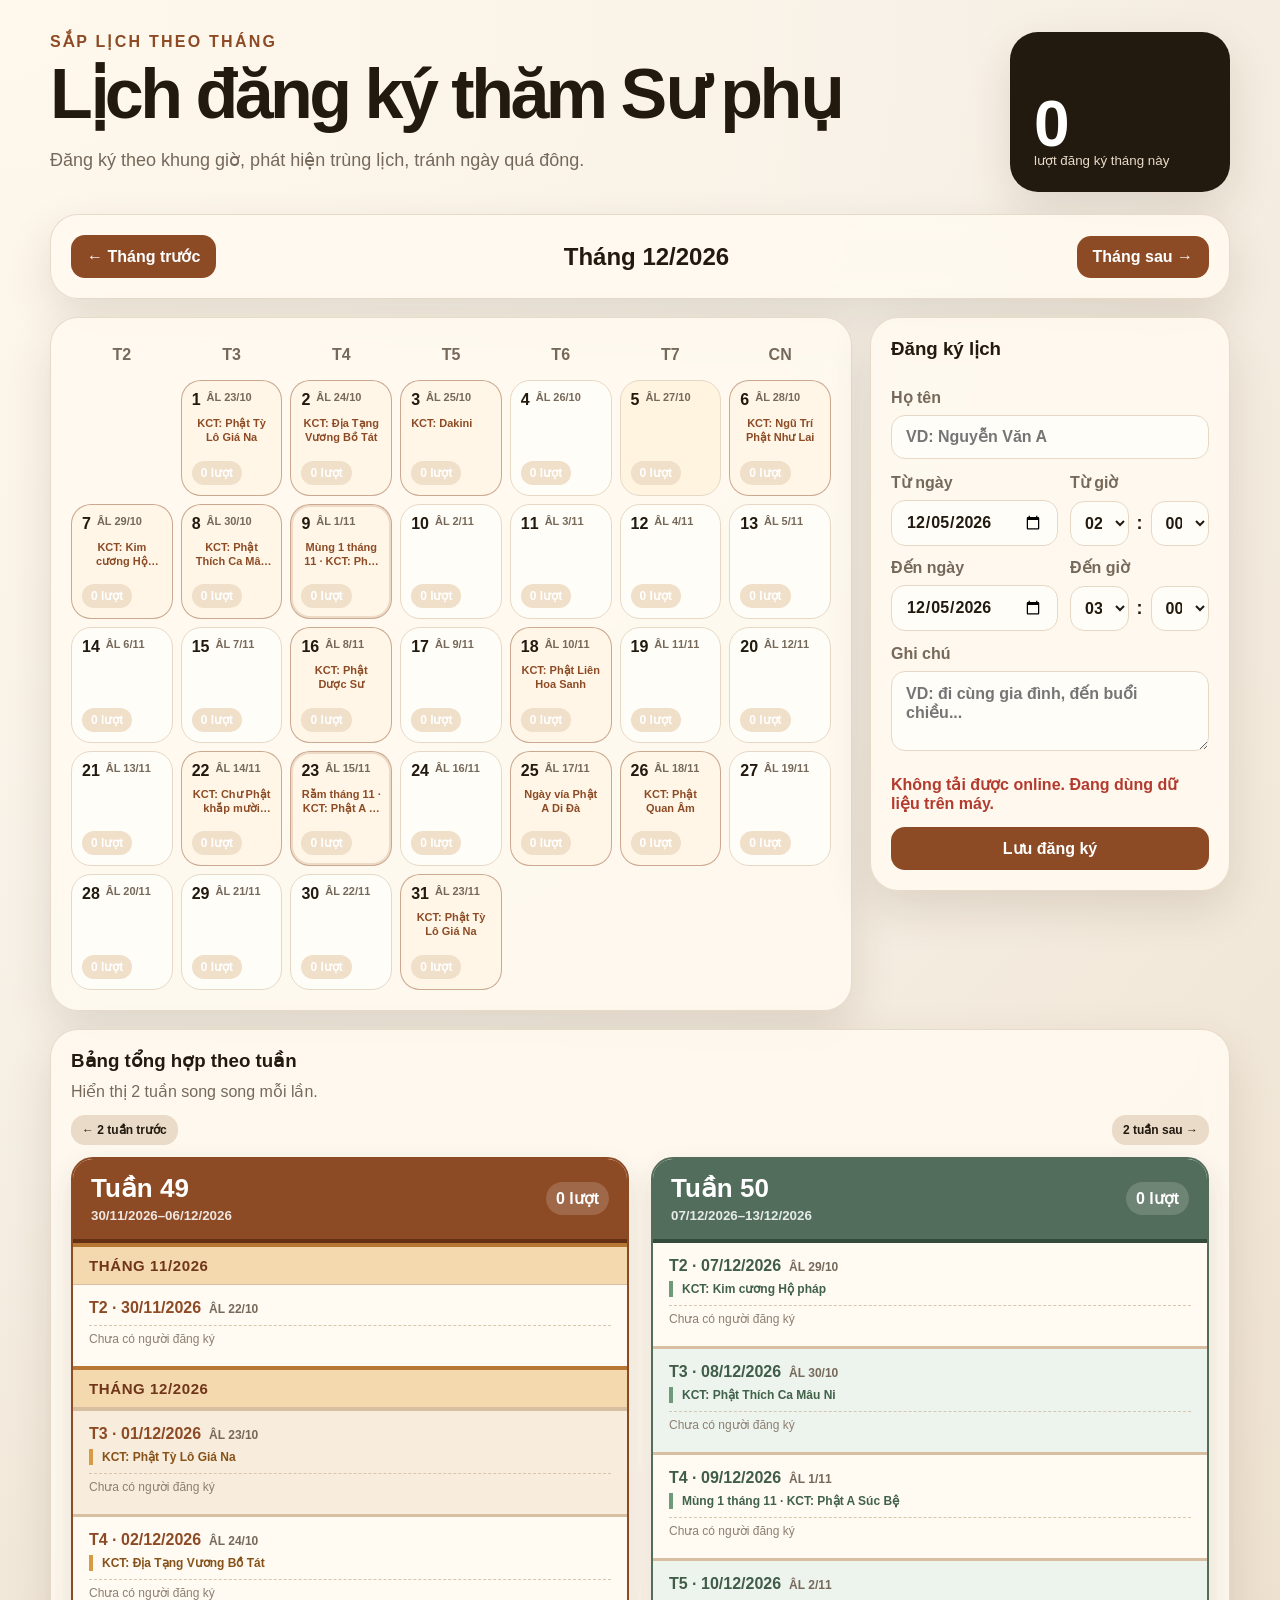
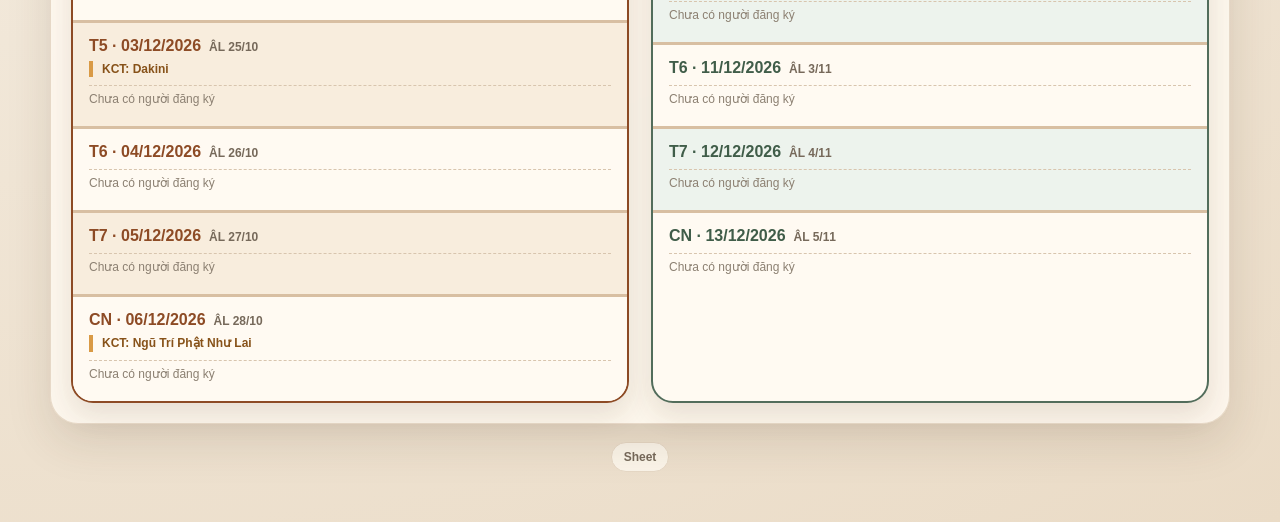
<file: index.html>
﻿<!DOCTYPE html>
<html lang="vi">
<head>
  <meta charset="UTF-8" />
  <meta name="viewport" content="width=device-width, initial-scale=1.0" />
  <meta http-equiv="Cache-Control" content="no-cache, no-store, must-revalidate" />
  <meta http-equiv="Pragma" content="no-cache" />
  <meta http-equiv="Expires" content="0" />
  <title>Lịch thăm Sư phụ</title>
  <link rel="stylesheet" href="styles.css?v=20260717-3" />
</head>
<body>
  <main class="app-shell">
    <section class="hero">
      <div>
        <p class="eyebrow">Sắp lịch theo tháng</p>
        <h1>Lịch đăng ký thăm Sư phụ</h1>
        <p class="subtitle">Đăng ký theo khung giờ, phát hiện trùng lịch, tránh ngày quá đông.</p>
      </div>
      <div class="hero-card">
        <span id="totalRegistered">0</span>
        <small>lượt đăng ký tháng này</small>
      </div>
    </section>

    <section class="toolbar card">
      <button id="prevMonth" type="button">← Tháng trước</button>
      <h2 id="monthLabel"></h2>
      <button id="nextMonth" type="button">Tháng sau →</button>
    </section>

    <section class="grid-layout">
      <div class="card calendar-card">
        <div class="weekdays">
          <span>T2</span><span>T3</span><span>T4</span><span>T5</span><span>T6</span><span>T7</span><span>CN</span>
        </div>
        <div id="calendar" class="calendar"></div>
      </div>

      <aside class="stack">
        <form id="registerForm" class="card form-card">
          <h3>Đăng ký lịch</h3>
          <label>Họ tên
            <input id="nameInput" type="text" placeholder="VD: Nguyễn Văn A" required />
          </label>
          <div class="date-time-grid">
            <label>Từ ngày
              <input id="startDateInput" type="date" required />
            </label>
            <label>Từ giờ
              <div class="time-picker"><select id="startHourSelect" aria-label="Chọn giờ bắt đầu"></select><span class="time-separator">:</span><select id="startMinuteSelect" aria-label="Chọn phút bắt đầu"></select></div>
            </label>
            <label>Đến ngày
              <input id="endDateInput" type="date" required />
            </label>
            <label>Đến giờ
              <div class="time-picker"><select id="endHourSelect" aria-label="Chọn giờ kết thúc"></select><span class="time-separator">:</span><select id="endMinuteSelect" aria-label="Chọn phút kết thúc"></select></div>
            </label>
          </div>
          <label>Ghi chú
            <textarea id="noteInput" rows="3" placeholder="VD: đi cùng gia đình, đến buổi chiều..."></textarea>
          </label>
          <div id="conflictBox" class="notice"></div>
          <p id="syncStatus" class="sync-status">Sẵn sàng đồng bộ Sheet.</p>
          <button type="submit">Lưu đăng ký</button>
        </form>
      </aside>
    </section>

    <section class="card overview-card">
      <div class="section-head">
        <div>
          <h3>Bảng tổng hợp theo tuần</h3>
          <p class="hint">Hiển thị 2 tuần song song mỗi lần.</p>
        </div>
      </div>
      <div class="overview-controls"><button id="prevOverviewWeeks" class="ghost" type="button">← 2 tuần trước</button><button id="nextOverviewWeeks" class="ghost" type="button">2 tuần sau →</button></div>
      <div id="dailyOverview" class="daily-overview"></div>
    </section>
    <footer class="sheet-footer"><a href="https://docs.google.com/spreadsheets/d/1j-16zKVZ3gXSCx_N8CXXIIbgkLOeEQ3ad5XMxA3rZmU/edit?gid=202662986#gid=202662986" target="_blank" rel="noopener noreferrer">Sheet</a></footer>
    <div id="dayOverlay" class="day-overlay" aria-hidden="true">
    <div id="dayDetail" class="day-modal" role="dialog" aria-modal="true"></div>
  </div>
</main>

  <script>
    const appScript = document.createElement("script");
    appScript.src = `app.js?v=${Date.now()}`;
    document.body.appendChild(appScript);
  </script>
</body>
</html>
</file>
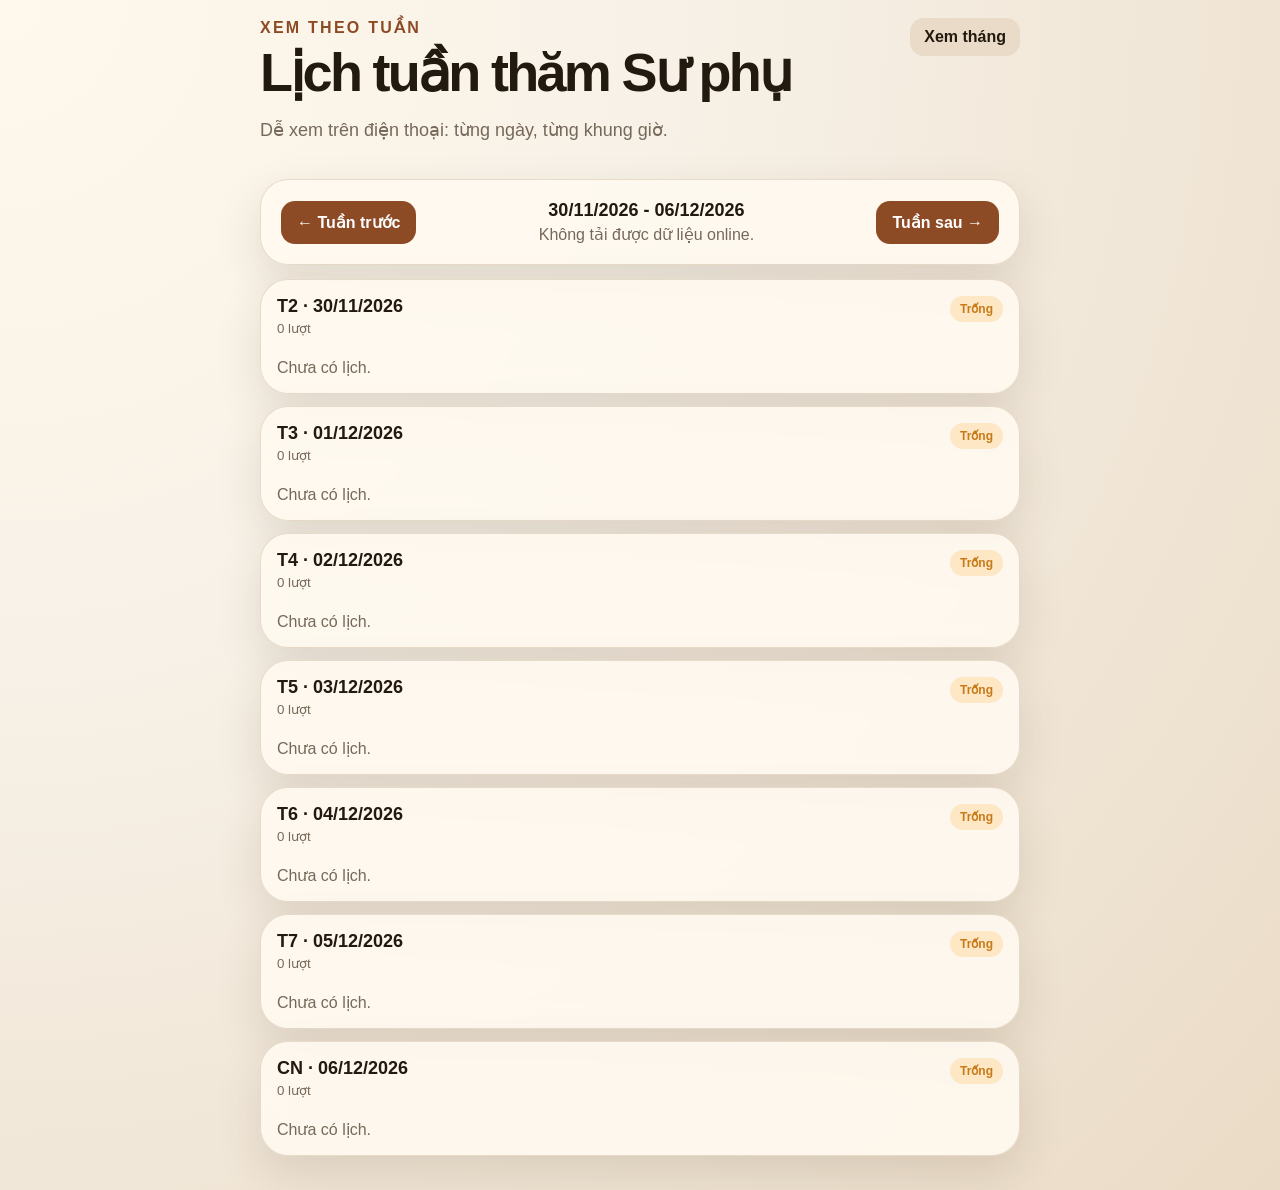
<file: week.html>
﻿<!DOCTYPE html>
<html lang="vi">
<head>
  <meta charset="UTF-8" />
  <meta name="viewport" content="width=device-width, initial-scale=1.0" />
  <title>Lịch tuần thăm Sư phụ</title>
  <link rel="stylesheet" href="styles.css" />
</head>
<body class="week-page">
  <main class="week-shell">
    <section class="week-hero">
      <div>
        <p class="eyebrow">Xem theo tuần</p>
        <h1>Lịch tuần thăm Sư phụ</h1>
        <p class="subtitle">Dễ xem trên điện thoại: từng ngày, từng khung giờ.</p>
      </div>
      <a class="ghost-link" href="index.html">Xem tháng</a>
    </section>

    <section class="week-toolbar card">
      <button id="prevWeek" type="button">← Tuần trước</button>
      <div>
        <h2 id="weekLabel"></h2>
        <p id="weekStatus" class="hint">Đang tải dữ liệu...</p>
      </div>
      <button id="nextWeek" type="button">Tuần sau →</button>
    </section>

    <section id="weekList" class="week-list"></section>
  </main>

  <script src="week.js"></script>
</body>
</html>
</file>
<file: styles.css>
:root {
  --bg: #f7f1e7;
  --panel: #fffaf1;
  --ink: #22190f;
  --muted: #76695a;
  --line: #e6d8c5;
  --brand: #8d4b25;
  --brand-dark: #613017;
  --soft: #f0dfc9;
  --good: #2f7d52;
  --warn: #c87918;
  --bad: #b33b2e;
  --shadow: 0 18px 45px rgba(72, 45, 20, 0.13);
}

* { box-sizing: border-box; }
body {
  margin: 0;
  font-family: Inter, "Segoe UI", Arial, sans-serif;
  background: radial-gradient(circle at top left, #fff8ec 0, var(--bg) 38%, #eadbc6 100%);
  color: var(--ink);
}
button, input, textarea { font: inherit; }
button {
  border: 0;
  border-radius: 14px;
  background: var(--brand);
  color: white;
  padding: 12px 16px;
  cursor: pointer;
  font-weight: 700;
}
button:hover { background: var(--brand-dark); }
button.ghost { background: #eadbc8; color: var(--ink); }
button.danger { background: #ead3cd; color: var(--bad); }
input, textarea {
  width: 100%;
  border: 1px solid var(--line);
  border-radius: 14px;
  background: #fffdf8;
  padding: 12px 14px;
  color: var(--ink);
  outline: none;
}
input:focus, textarea:focus { border-color: var(--brand); box-shadow: 0 0 0 3px rgba(141, 75, 37, .12); }
label { display: grid; gap: 8px; color: var(--muted); font-weight: 700; }

.app-shell { width: min(1180px, calc(100% - 32px)); margin: 0 auto; padding: 32px 0 48px; }
.hero { display: flex; justify-content: space-between; gap: 24px; align-items: stretch; margin-bottom: 22px; }
.eyebrow { margin: 0 0 10px; text-transform: uppercase; letter-spacing: .14em; color: var(--brand); font-weight: 800; }
h1 { margin: 0; font-size: clamp(34px, 6vw, 70px); line-height: .95; letter-spacing: -0.05em; }
.subtitle { max-width: 620px; color: var(--muted); font-size: 18px; line-height: 1.6; }
.hero-card { min-width: 220px; border-radius: 28px; padding: 24px; background: var(--ink); color: white; display: grid; align-content: end; box-shadow: var(--shadow); }
.hero-card span { font-size: 64px; line-height: .9; font-weight: 900; }
.hero-card small { color: #eadbc8; }
.card { background: rgba(255, 250, 241, .88); border: 1px solid rgba(230, 216, 197, .9); border-radius: 28px; padding: 20px; box-shadow: var(--shadow); backdrop-filter: blur(12px); }
.toolbar { display: flex; align-items: center; justify-content: space-between; gap: 14px; margin-bottom: 18px; }
.toolbar h2 { margin: 0; text-align: center; }
.grid-layout { display: grid; grid-template-columns: minmax(0, 1fr) 360px; gap: 18px; }
.stack { display: grid; gap: 18px; align-content: start; }
.form-card { display: grid; gap: 14px; }
h3 { margin: 0 0 14px; }
.weekdays, .calendar { display: grid; grid-template-columns: repeat(7, 1fr); gap: 8px; }
.weekdays span { text-align: center; color: var(--muted); font-weight: 800; padding: 8px; }
.calendar { margin-top: 8px; }
.day {
  min-height: 112px;
  border: 1px solid var(--line);
  border-radius: 20px;
  background: #fffdf8;
  padding: 10px;
  display: flex;
  flex-direction: column;
  gap: 8px;
  cursor: pointer;
}
.day.blank { background: transparent; border: 0; cursor: default; }
.day.selected { outline: 3px solid rgba(141, 75, 37, .24); border-color: var(--brand); }
.day.today { background: #fff4df; }
.day.full { background: #ffe7df; }
.day.good { background: #eaf6ee; }
.day-number { font-weight: 900; }
.day-count { margin-top: auto; display: inline-flex; width: fit-content; border-radius: 999px; padding: 5px 9px; background: var(--soft); font-size: 12px; font-weight: 800; }
.day.full .day-count { background: #f2c5ba; color: var(--bad); }
.day.good .day-count { background: #cdebd8; color: var(--good); }
.names { color: var(--muted); font-size: 12px; line-height: 1.35; }
.inline-form { display: grid; grid-template-columns: 1fr auto; gap: 10px; }
.hint, .empty { color: var(--muted); margin: 10px 0 0; }
.summary-grid { display: grid; grid-template-columns: 1.1fr 1fr 1fr; gap: 18px; margin-top: 18px; }
.people-list, .tips { display: grid; gap: 10px; }
.person-row, .tip {
  display: flex;
  justify-content: space-between;
  gap: 12px;
  align-items: center;
  padding: 12px;
  border: 1px solid var(--line);
  border-radius: 18px;
  background: #fffdf8;
}
.person-row small, .tip small { display: block; color: var(--muted); margin-top: 3px; }
.person-row button { padding: 8px 10px; border-radius: 12px; }
.badge { border-radius: 999px; padding: 6px 10px; font-size: 12px; font-weight: 900; }
.badge.good { background: #dff2e6; color: var(--good); }
.badge.warn { background: #fde7c5; color: var(--warn); }
.badge.bad { background: #f5d0c8; color: var(--bad); }

@media (max-width: 920px) {
  .hero, .grid-layout, .summary-grid { grid-template-columns: 1fr; display: grid; }
  .toolbar { flex-wrap: wrap; }
  .toolbar h2 { order: -1; width: 100%; }
  .hero-card { min-width: 0; }
}
@media (max-width: 620px) {
  .app-shell { width: min(100% - 18px, 1180px); padding-top: 16px; }
  .card { border-radius: 20px; padding: 14px; }
  .calendar, .weekdays { gap: 4px; }
  .day { min-height: 86px; border-radius: 14px; padding: 7px; }
  .names { display: none; }
  button { padding: 10px 12px; }
}
.notice {
  display: none;
  border-radius: 16px;
  padding: 12px 14px;
  font-weight: 700;
  line-height: 1.45;
}
.notice.good, .notice.warn, .notice.bad { display: block; }
.notice.good { background: #dff2e6; color: var(--good); }
.notice.warn { background: #fde7c5; color: var(--warn); }
.notice.bad { background: #f5d0c8; color: var(--bad); }
.button-row { display: grid; grid-template-columns: 1fr 1fr; gap: 10px; }
.hint.good { color: var(--good); font-weight: 700; }
.hint.bad { color: var(--bad); font-weight: 700; }
.sync-card { display: grid; gap: 14px; }
.overview-card { margin-top: 18px; }
.section-head { display: flex; justify-content: space-between; gap: 16px; align-items: center; margin-bottom: 14px; }
.section-head h3 { margin-bottom: 4px; }
.daily-overview { overflow-x: auto; }
.overview-table { display: grid; grid-template-columns: 130px 70px minmax(360px, 1fr) 120px; min-width: 760px; border: 1px solid var(--line); border-radius: 18px; overflow: hidden; background: #fffdf8; }
.overview-table > div { padding: 12px; border-right: 1px solid var(--line); border-bottom: 1px solid var(--line); }
.overview-table > div:nth-child(4n) { border-right: 0; }
.overview-table > div:nth-last-child(-n + 4) { border-bottom: 0; }
.overview-head { background: var(--soft); font-weight: 900; color: var(--ink); }
.schedule-cell { display: grid; gap: 5px; }
.muted { color: var(--muted); }
@media (max-width: 720px) { .section-head { align-items: stretch; flex-direction: column; } }
@media (max-width: 720px) {
  .overview-table { grid-template-columns: 1fr; min-width: 100%; border: 0; }
  .overview-table > div { border-right: 0; border-bottom: 1px solid var(--line); padding: 8px 12px; }
  .overview-head { display: none; }
  .overview-table > div:nth-child(4n-3) { background: var(--soft); font-weight: 900; border-radius: 12px 12px 0 0; margin-top: 10px; }
  .overview-table > div:nth-child(4n) { border-radius: 0 0 12px 12px; }
}
.day-top { display: flex; justify-content: space-between; gap: 6px; align-items: flex-start; }
.lunar-date { color: var(--muted); font-size: 11px; font-weight: 800; white-space: nowrap; }
.lunar-events { color: var(--brand); font-size: 11px; font-weight: 900; line-height: 1.25; display: -webkit-box; -webkit-line-clamp: 2; -webkit-box-orient: vertical; overflow: hidden; }
.day.holy-day { border-color: rgba(141, 75, 37, .45); background: #fff6e7; }
.day.lunar-focus { box-shadow: inset 0 0 0 2px rgba(141, 75, 37, .16); }
.overview-table small { display: block; color: var(--muted); margin-top: 4px; line-height: 1.35; }
@media (max-width: 620px) {
  .lunar-date { font-size: 10px; }
  .lunar-events { font-size: 10px; -webkit-line-clamp: 1; }
}
.day .day-number { color: #22190f !important; text-shadow: none; }
.time-grid { display: grid; grid-template-columns: 1fr 1fr; gap: 12px; }
@media (max-width: 520px) { .time-grid { grid-template-columns: 1fr; } }
.row-actions { display: flex; gap: 8px; align-items: center; flex-wrap: wrap; justify-content: flex-end; }
.row-actions button { padding: 8px 10px; border-radius: 12px; }
.date-time-grid { display: grid; grid-template-columns: 1fr 1fr; gap: 12px; }
@media (max-width: 520px) { .date-time-grid { grid-template-columns: 1fr; } }
.admin-panel { margin-top: 18px; border-color: rgba(141, 75, 37, .35); }
.time-with-action { display: grid; grid-template-columns: 1fr auto; gap: 8px; }
.time-with-action button { padding: 10px 12px; white-space: nowrap; }
.card-lite { margin-top: 14px; padding: 16px; border: 1px solid var(--line); border-radius: 20px; background: #fffdf8; }
.section-head.compact { margin-bottom: 8px; }
.detail-events { margin: 8px 0 10px; color: var(--brand); font-weight: 800; line-height: 1.45; }
.detail-list { list-style: none; margin: 0; padding: 0; display: grid; gap: 8px; }
.detail-list li { display: grid; gap: 3px; padding: 10px; border-radius: 14px; background: var(--panel); border: 1px solid var(--line); }
.detail-list span { color: var(--muted); }
.day { cursor: default; }
.day:not(.blank) { cursor: pointer; }
.day-overlay { position: fixed; inset: 0; z-index: 50; display: none; place-items: center; padding: 18px; background: rgba(34, 25, 15, .28); backdrop-filter: blur(6px); }
.day-overlay.show { display: grid; }
.day-modal { width: min(520px, 100%); max-height: min(78vh, 720px); overflow: auto; padding: 18px; border: 1px solid var(--line); border-radius: 24px; background: #fffdf8; box-shadow: 0 30px 80px rgba(34, 25, 15, .28); }
.modal-actions { display: flex; align-items: center; gap: 8px; }
.modal-close { width: 34px; height: 34px; padding: 0; border-radius: 999px; background: #eadbc8; color: var(--ink); font-size: 22px; line-height: 1; }
@media (max-width: 620px) { .day-overlay { align-items: end; padding: 10px; } .day-modal { max-height: 82vh; border-radius: 22px 22px 16px 16px; } }
.sync-status { margin: 0; padding: 10px 12px; border-radius: 14px; background: #fffdf8; border: 1px solid var(--line); color: var(--muted); font-weight: 700; line-height: 1.4; }
.sync-status.good, .hint.good { color: var(--good); border-color: rgba(47, 125, 82, .35); }
.sync-status.bad, .hint.bad { color: var(--bad); border-color: rgba(179, 59, 46, .35); }
.time-picker { display: grid; grid-template-columns: 1fr 72px 72px; gap: 8px; align-items: center; }
.time-picker:has(#endTimeInput) { grid-template-columns: 1fr 72px 72px auto; }
.time-picker select { width: 100%; border: 1px solid var(--line); border-radius: 14px; background: #fffdf8; padding: 12px 10px; color: var(--ink); font: inherit; font-weight: 800; }
@media (max-width: 520px) { .time-picker, .time-picker:has(#endTimeInput) { grid-template-columns: 1fr 1fr; } .time-picker input { grid-column: 1 / -1; } }
.time-picker:has(#endTimeInput) { grid-template-columns: 1fr 72px 72px; }
.time-picker { display: grid; grid-template-columns: 1fr auto 1fr; gap: 8px; align-items: center; }
.time-picker select { text-align: center; }
.time-separator { color: var(--ink); font-weight: 900; font-size: 18px; }
@media (max-width: 520px) { .time-picker, .time-picker:has(#endTimeInput) { grid-template-columns: 1fr auto 1fr; } }
.week-shell { width: min(760px, calc(100% - 24px)); margin: 0 auto; padding: 18px 0 34px; }
.week-hero { display: flex; justify-content: space-between; gap: 16px; align-items: flex-start; margin-bottom: 16px; }
.week-hero h1 { font-size: clamp(32px, 10vw, 54px); }
.ghost-link { display: inline-flex; align-items: center; justify-content: center; border-radius: 14px; background: #eadbc8; color: var(--ink); padding: 10px 14px; font-weight: 900; text-decoration: none; white-space: nowrap; }
.week-toolbar { display: grid; grid-template-columns: auto 1fr auto; align-items: center; gap: 10px; margin-bottom: 14px; }
.week-toolbar h2 { margin: 0; text-align: center; font-size: 18px; }
.week-toolbar .hint { margin: 4px 0 0; text-align: center; }
.week-list { display: grid; gap: 12px; }
.week-day { padding: 16px; }
.week-day-head { display: flex; justify-content: space-between; gap: 12px; align-items: flex-start; margin-bottom: 12px; }
.week-day-head strong { font-size: 18px; }
.week-day-head small { display: block; color: var(--muted); margin-top: 4px; }
.week-slots { display: grid; gap: 8px; }
.week-slot { display: grid; gap: 3px; border: 1px solid var(--line); border-radius: 16px; background: #fffdf8; padding: 12px; }
.week-slot b { color: var(--brand); }
.week-slot span { color: var(--ink); line-height: 1.4; }
@media (max-width: 560px) {
  .week-hero { display: grid; }
  .week-toolbar { grid-template-columns: 1fr 1fr; }
  .week-toolbar > div { grid-column: 1 / -1; grid-row: 1; }
  .week-toolbar button:first-child { grid-column: 1; }
  .week-toolbar button:last-child { grid-column: 2; }
}
.overview-week-row { grid-column: 1 / -1; background: #8d4b25 !important; color: white; font-weight: 900; letter-spacing: .01em; border-right: 0 !important; }
@media (max-width: 720px) { .overview-week-row { border-radius: 14px; margin-top: 12px; } }
.weekly-overview-table .week-summary-day { display: grid; gap: 4px; padding: 8px 0; border-bottom: 1px dashed var(--line); }
.weekly-overview-table .week-summary-day:last-child { border-bottom: 0; }
.weekly-overview-table .week-summary-day > strong { color: var(--brand); }
.week-schedule-row { display: flex; justify-content: space-between; align-items: center; gap: 10px; }
.week-schedule-row + .week-schedule-row { margin-top: 6px; }
.week-schedule-row .row-actions { flex: 0 0 auto; }
@media (max-width: 720px) { .week-schedule-row { align-items: flex-start; flex-direction: column; } }
.week-schedule-row { align-items: flex-start; flex-direction: column; padding: 4px 0; }
.week-actions { justify-content: flex-start; margin-top: 4px; }
.week-actions button { font-size: 12px; padding: 6px 9px; }
.weekly-overview-table .week-summary-day { padding: 8px 0; }
.weekly-overview-table .week-summary-day + .week-summary-day { border-top: 1px solid var(--line); }
.week-schedule-row { display: grid; grid-template-columns: minmax(0, 1fr) auto; align-items: center; gap: 10px; padding: 3px 0; }
.week-schedule-row + .week-schedule-row { margin-top: 0; }
.week-actions { display: inline-flex; justify-content: flex-end; margin-top: 0; }
.week-actions button { font-size: 12px; padding: 5px 8px; }
@media (max-width: 720px) { .week-schedule-row { grid-template-columns: 1fr auto; align-items: center; } }
.day-mini-table { display: grid; grid-template-columns: minmax(120px, 1.1fr) 110px minmax(160px, 1.6fr) auto; border: 1px solid var(--line); border-bottom: 0; }
.day-mini-table > div { padding: 6px 8px; border-right: 1px solid var(--line); border-bottom: 1px solid var(--line); }
.day-mini-table > div:nth-child(4n) { border-right: 0; }
.day-mini-table .week-actions { justify-content: center; }
.day-mini-table .week-actions button { padding: 4px 8px; }
@media (max-width: 720px) { .day-mini-table { grid-template-columns: 1fr; } .day-mini-table > div { border-right: 0; } .day-mini-table > div:nth-child(4n-3) { font-weight: 900; background: var(--soft); } }
.grouped-mini-table { grid-template-columns: minmax(130px, .8fr) minmax(280px, 2.2fr); }
.grouped-mini-table > div:nth-child(2n) { border-right: 0; }
.person-cell { font-weight: 900; background: #fffaf1; }
.slots-cell { display: flex; gap: 6px; flex-wrap: wrap; }
.time-chip { display: inline-flex; align-items: center; gap: 6px; border: 1px solid var(--line); border-radius: 999px; padding: 4px 6px 4px 10px; background: #fffdf8; }
.time-chip button { padding: 3px 7px; font-size: 12px; border-radius: 999px; }
@media (max-width: 720px) { .grouped-mini-table { grid-template-columns: 1fr; } .slots-cell { display: grid; } }
@media (max-width: 620px) {
  html, body { max-width: 100%; overflow-x: hidden; }
  .app-shell { width: 100%; padding: 10px 6px 28px; }
  .calendar-card { padding: 8px; }
  .calendar, .weekdays { grid-template-columns: repeat(7, minmax(0, 1fr)); gap: 3px; }
  .weekdays span { min-width: 0; padding: 4px 0; font-size: 11px; }
  .day { min-width: 0; min-height: 68px; padding: 4px 3px; gap: 3px; border-radius: 10px; overflow: hidden; }
  .day-top { display: grid; justify-content: stretch; gap: 1px; }
  .day-number { font-size: 13px; line-height: 1; }
  .lunar-date { max-width: 100%; font-size: 8px; line-height: 1.1; white-space: normal; overflow-wrap: anywhere; }
  .lunar-events, .names { display: none; }
  .day-count { max-width: 100%; padding: 2px 4px; font-size: 9px; white-space: nowrap; overflow: hidden; }
  .daily-overview { overflow-x: hidden; }
  .overview-table, .schedule-cell, .week-summary-day, .day-mini-table, .grouped-mini-table, .person-cell, .slots-cell { min-width: 0; max-width: 100%; }
  .overview-table > div { min-width: 0; padding: 8px; }
  .time-chip { width: 100%; max-width: 100%; border-radius: 12px; flex-wrap: wrap; overflow-wrap: anywhere; white-space: normal; }
}
/* Weekly overview v4 */
.daily-overview { display: grid; grid-template-columns: repeat(2, minmax(0, 1fr)); gap: 22px; overflow: visible; }
.week-card { overflow: hidden; border: 2px solid #8d4b25; border-radius: 22px; background: #fffaf2; box-shadow: 0 12px 28px rgba(72, 45, 20, .12); }
.week-card.alternate { border-color: #526d5b; }
.week-card-header { display: flex; align-items: center; justify-content: space-between; gap: 12px; padding: 16px 18px; color: white; background: #8d4b25; border-bottom: 4px solid #643014; }
.week-card.alternate .week-card-header { background: #526d5b; border-bottom-color: #344a3b; }
.week-card-header h4 { margin: 0; font-size: 26px; line-height: 1; }
.week-card-header small { display: block; margin-top: 7px; color: rgba(255,255,255,.86); font-weight: 700; }
.week-card-header > span { flex: 0 0 auto; padding: 7px 10px; border-radius: 999px; background: rgba(255,255,255,.16); font-weight: 800; }
.overview-month-divider { padding: 10px 16px; border-top: 4px solid #b87835; border-bottom: 1px solid #d8bfa2; background: #f4d8ae; color: #6f3618; font-size: 15px; font-weight: 900; text-transform: uppercase; letter-spacing: .04em; }
.week-card.alternate .overview-month-divider { border-top-color: #526d5b; background: #dce9dd; color: #344a3b; }
.overview-controls { display: flex; width: 100%; margin-bottom: 12px; gap: 8px; justify-content: space-between; }
.overview-controls button { padding: 8px 11px; font-size: 12px; }
.week-day-block { padding: 14px 16px; background: #fffaf2; border-top: 3px solid #d8bfa2; }
.week-day-block:nth-of-type(even) { background: #f8eddd; }
.week-day-block:first-of-type { border-top: 0; }
.week-card.alternate .week-day-block:nth-of-type(even) { background: #edf3ed; }
.week-day-title { margin-bottom: 8px; }
.week-day-title > div { display: flex; align-items: baseline; gap: 8px; flex-wrap: wrap; }
.week-day-title strong { color: #8d4b25; font-size: 16px; }
.week-card.alternate .week-day-title strong { color: #405d49; }
.week-day-title span { color: var(--muted); font-size: 12px; font-weight: 800; }
.week-day-title p { margin: 6px 0 0; padding-left: 9px; border-left: 4px solid #d99a45; color: #875219; font-size: 12px; font-weight: 900; line-height: 1.35; }
.week-card.alternate .week-day-title p { border-left-color: #6d9a78; color: #41624a; }
.week-day-block.busy .week-day-title strong::before { content: ""; display: inline-block; width: 8px; height: 8px; margin-right: 7px; border-radius: 50%; background: #d95d46; vertical-align: 2px; }
.week-day-schedules { border-top: 1px dashed #d8c5ae; }
.weekly-person-row { display: grid; grid-template-columns: minmax(110px, 1fr) auto; gap: 10px; align-items: center; padding: 9px 0; border-top: 1px dashed #d8c5ae; }
.weekly-person-row:first-child { border-top: 0; }
.weekly-person-info { min-width: 0; }
.weekly-person-info strong { display: block; font-size: 14px; }
.weekly-person-info small { display: block; margin-top: 3px; color: var(--muted); font-size: 11px; line-height: 1.3; }
.slots-cell { display: grid; justify-items: end; gap: 4px; min-width: 0; }
.time-chip { display: flex; align-items: center; justify-content: flex-end; gap: 4px; width: auto; max-width: none; padding: 0; border: 0; border-radius: 0; background: transparent; flex-wrap: nowrap; white-space: nowrap; }
.slot-time { padding: 7px 9px; border: 1px solid #dec39f; border-radius: 999px; background: #efdcc2; color: #633319; font-size: 12px; font-weight: 900; }
.week-card.alternate .slot-time { border-color: #bfd3c2; background: #dfeadf; color: #36523d; }
.time-chip button { padding: 7px 8px; border-radius: 999px; font-size: 10px; white-space: nowrap; }
.time-chip .delete-one { background: #f1d5cf; color: #a63d31; }
.time-chip .dedupe { background: #f7e2bd; color: #965b0c; }
.weekly-empty { display: block; padding: 6px 0; color: #8c8072; font-size: 12px; }

@media (max-width: 620px) {
  .overview-card { padding: 10px; }
  .overview-controls button { min-width: 112px; }
  .daily-overview { gap: 18px; }
  .week-card-header { padding: 15px 13px; }
  .week-card-header h4 { font-size: 26px; }
  .week-day-block { padding: 13px 11px; }
  .weekly-person-row { grid-template-columns: minmax(75px, 1fr) auto; gap: 4px; }
  .weekly-person-info strong { font-size: 13px; }
  .slot-time { padding: 6px 7px; font-size: 10px; }
  .time-chip { gap: 3px; }
  .time-chip button { padding: 6px; font-size: 9px; }
}
@media (max-width: 900px) { .daily-overview { grid-template-columns: 1fr; } }
.sheet-footer { display: flex; justify-content: center; padding: 18px 0 2px; }
.sheet-footer a { display: inline-flex; align-items: center; justify-content: center; padding: 7px 12px; border: 1px solid var(--line); border-radius: 999px; background: rgba(255,250,241,.8); color: var(--muted); font-size: 12px; font-weight: 800; text-decoration: none; }
.sheet-footer a:hover { border-color: var(--brand); color: var(--brand); }
</file>
